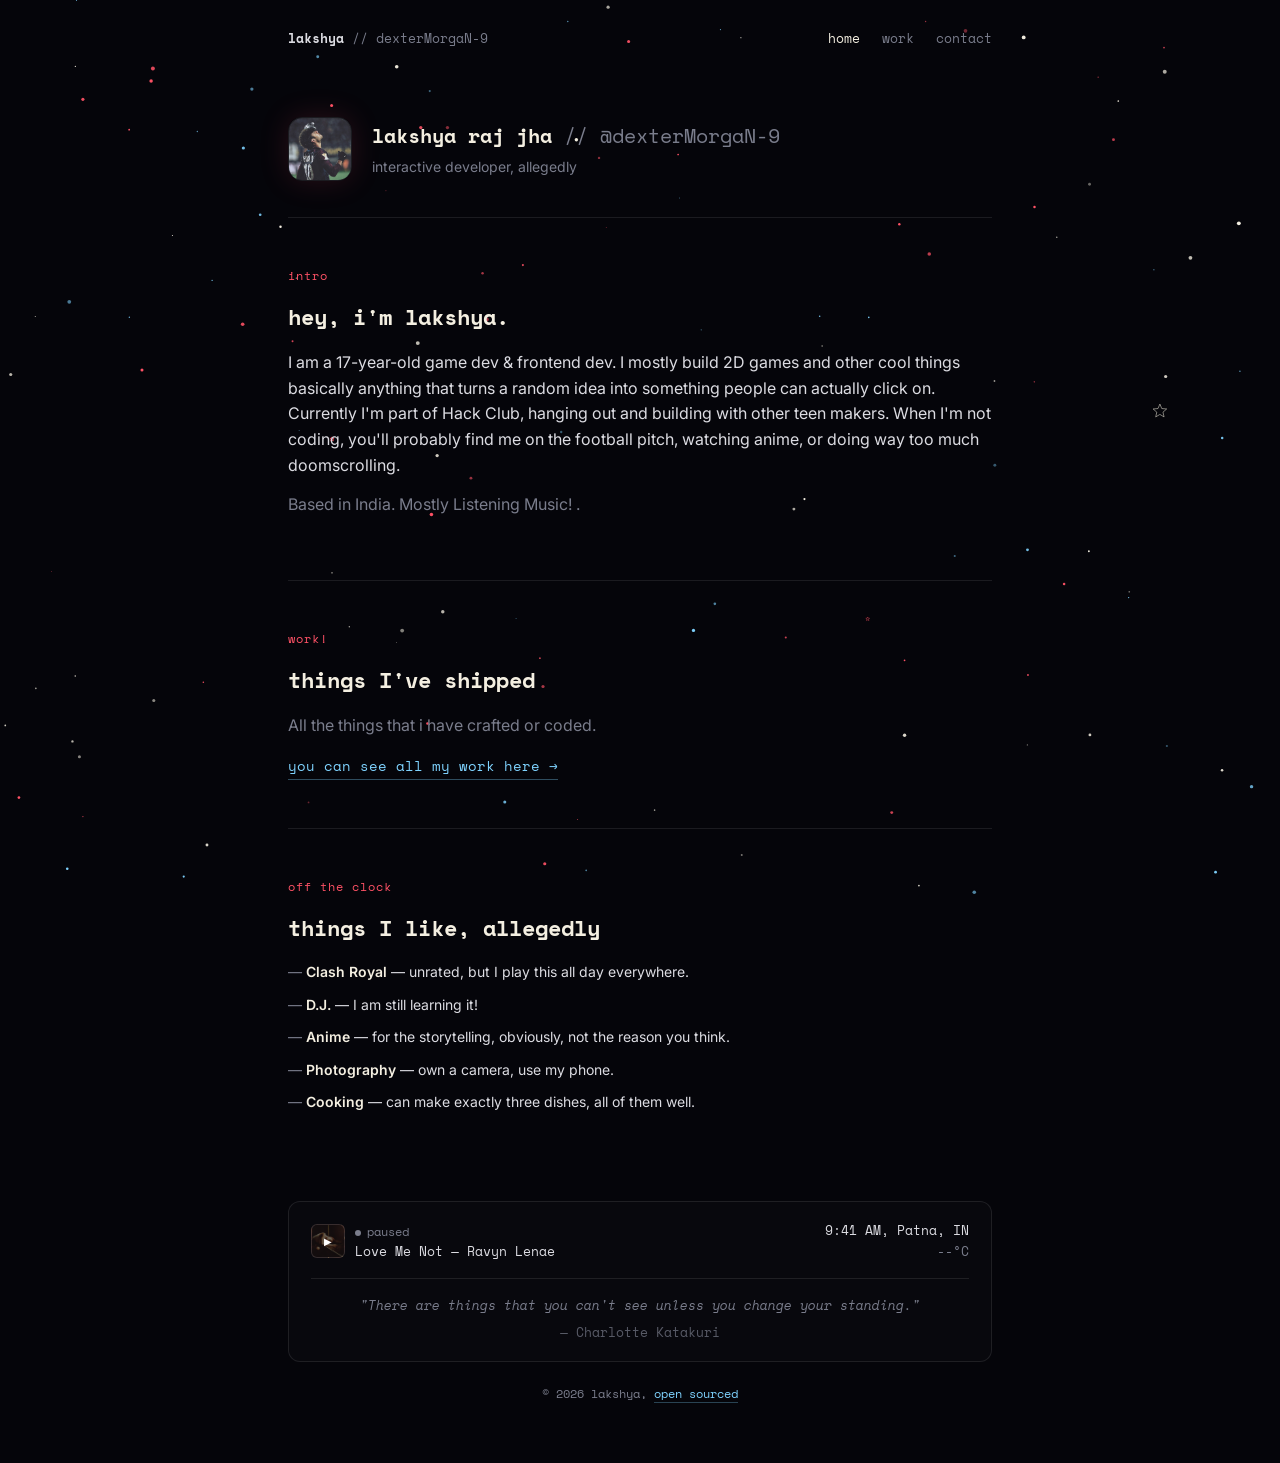
<file: index.html>
<!DOCTYPE html>
<html lang="en">
<head>
<meta charset="UTF-8">
<meta name='viewport' content="width=device-width, initial-scale=1.0">
<title>lakshya raj jha // dexterMorgaN-9</title>
<link rel="stylesheet" href="style.css">
</head>
<body>
<canvas id="stars"></canvas>
<div class="wrap">
  <nav class="nav">
    <div class="nav-brand"><b>lakshya</b> // dexterMorgaN-9</div>
    <div class="nav-links">
      <a href="index.html" class="active">home</a>
      <a href="work.html">work</a>
      <a href='contact.html'>contact</a>
    </div>
  </nav>

  <header class="hero">
    <div class="avatar"><img src="pfp.jpg" alt="pfp"></div>
    <div class="hero-text">
      <div class="name">lakshya raj jha <span class="handle">// @dexterMorgaN-9</span></div>
      <div class="tagline">interactive developer, allegedly</div>
    </div>
  </header>

  <section id="intro">
    <p class="eyebrow">intro</p>
    <h2>hey, i'm lakshya.</h2>
    <p>
      I am a 17-year-old game dev & frontend dev. I mostly build 2D games and other cool things basically anything that turns a random idea into something people can actually click on.
        Currently I'm part of Hack Club, hanging out and building with other teen makers.
    When I'm not coding, you'll probably find me on the football pitch, watching anime, or doing way too much doomscrolling.

    <p class="muted">Based in India. Mostly Listening Music! .</p>
  </section>

  <section id="work">
    <p class="eyebrow">work!</p>
    <h2>things I've shipped</h2>
    <p class="muted">All the things that i have crafted or coded.</p>
    <a class="cta-link" href="work.html">you can see all my work here →</a>
  </section>

  <section id="interests">
    <p class="eyebrow">off the clock</p>
    <h2>things I like, allegedly</h2>
    <ul class="interests">
      <li><b>Clash Royal</b> — unrated, but I play this all day everywhere.</li>
      <li><b>D.J.</b> — I am still learning it!</li>
      <li><b>Anime</b> — for the storytelling, obviously, not the reason you think.</li>
      <li><b>Photography</b> — own a camera, use my phone.</li>
      <li><b>Cooking</b> — can make exactly three dishes, all of them well.</li>
    </ul>
  </section>

  <footer>
    <div class="widget">
      <div class="widget-row">
        <button class="now-playing" id="play-toggle" type="button">
          <span class="art"></span>
          <span class="track">
            <span><span class="status-dot"></span><span id="play-status">paused</span></span>
            <b>Love Me Not — Ravyn Lenae</b>
          </span>
        </button>
        <audio id="song" src="love-me-not.mp3" preload="none"></audio>
        <div class="env">
          <div class="time"><span id="local-time">--:--</span>, Patna, IN</div>
          <div><span id="local-temp">--°C</span></div>
        </div>
      </div>
      <div class="widget-divider"></div>
      <div class="quote">
        "There are things that you can't see unless you change your standing."
        <cite>— Charlotte Katakuri</cite>
      </div>
    </div>
    <div class="copyright">
      © 2026 lakshya, <a href="https://github.com/dexterMorgaN-9/my-personal-site" target="_blank" rel="noopener">open sourced</a>
    </div>
  </footer>
</div>
<script src="site.js"></script>
</body>
</html>
</file>
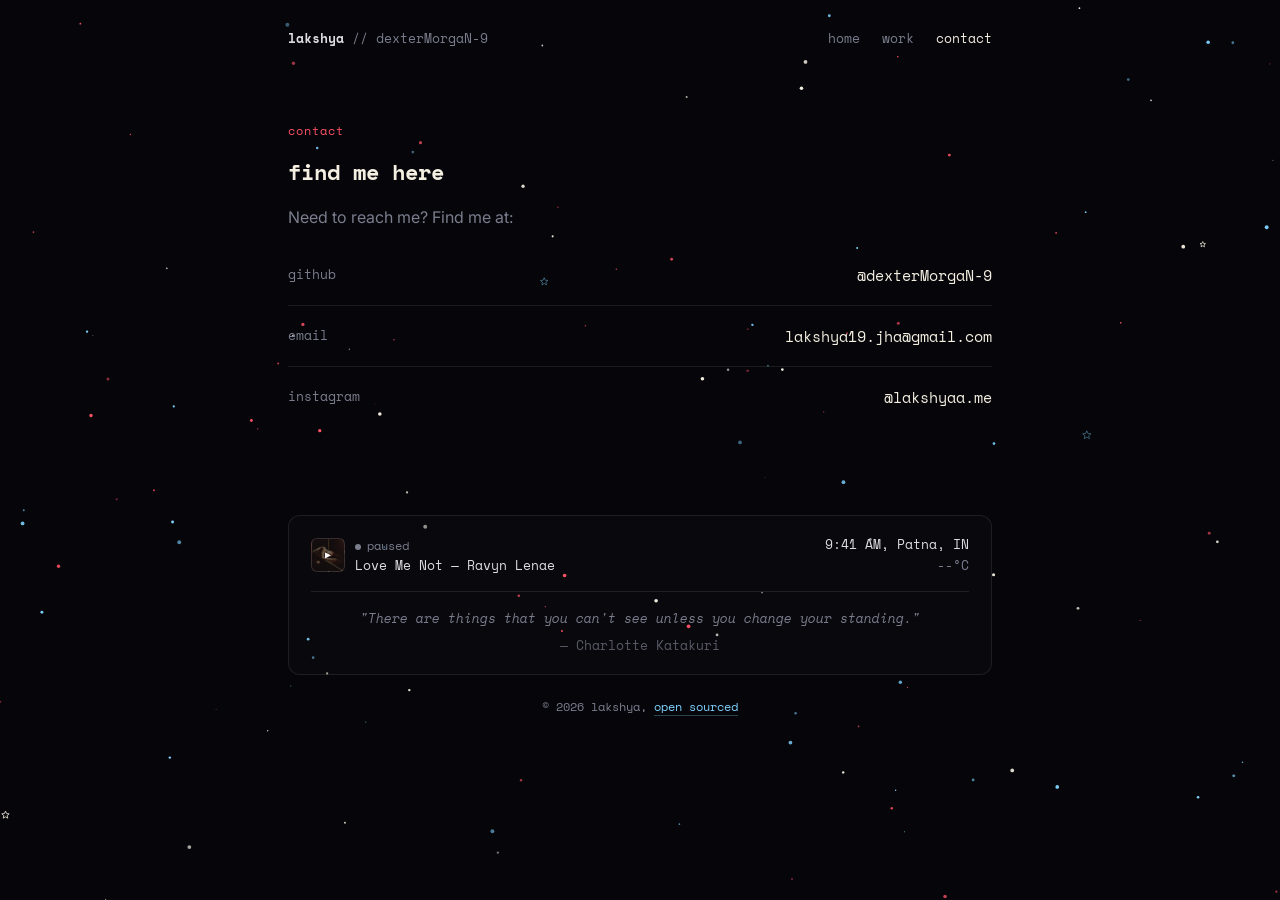
<file: contact.html>
<!DOCTYPE html>
<html lang="en">
<head>
<meta charset="UTF-8">
<meta name="viewport" content="width=device-width, initial-scale=1.0">
<title>contact — lakshya raj jha</title>
<link rel="stylesheet" href="style.css">
</head>
<body>
<canvas id="stars"></canvas>
<div class="wrap">
  <nav class="nav">
    <div class="nav-brand"><b>lakshya</b> // dexterMorgaN-9</div>
    <div class="nav-links">
      <a href="index.html">home</a>
      <a href="work.html">work</a>
      <a href="contact.html" class="active">contact</a>
    </div>
  </nav>
  <section id="contact" style="border-bottom:none; padding-top:44px;">
    <p class="eyebrow">contact</p>
    <h2>find me here</h2>
    <p class="muted">Need to reach me? Find me at:</p>
    <div class="contact-row">
      <span class="contact-label">github</span>
      <a class="contact-value" href="https://github.com/dexterMorgaN-9" target="_blank" rel="noopener">@dexterMorgaN-9</a>
    </div>
    <div class="contact-row">
      <span class="contact-label">email</span>
      <a class="contact-value" href="mailto:lakshya19.jha@gmail.com">lakshya19.jha@gmail.com</a>
    </div>
    <div class="contact-row">
      <span class="contact-label">instagram</span>
      <a class="contact-value" href="https://www.instagram.com/lakshyaa.me/" target="_blank" rel="noopener">@lakshyaa.me</a>
    </div>
  </section>

  <footer>
    <div class="widget">
      <div class="widget-row">
        <button class="now-playing" id="play-toggle" type="button">
          <span class="art"></span>
          <span class="track">
            <span><span class="status-dot"></span><span id="play-status">paused</span></span>
            <b>Love Me Not — Ravyn Lenae</b>
          </span>
        </button>
        <audio id="song" src="love-me-not.mp3" preload="none"></audio>
        <div class="env">
          <div class="time"><span id="local-time">--:--</span>, Patna, IN</div>
          <div><span id="local-temp">--°C</span></div>
        </div>
      </div>
      <div class="widget-divider"></div>
      <div class="quote">
        "There are things that you can't see unless you change your standing."
        <cite>— Charlotte Katakuri</cite>
      </div>
    </div>
    <div class="copyright">
      © 2026 lakshya, <a href="https://github.com/dexterMorgaN-9/personal-site" target="_blank" rel="noopener">open sourced</a>
    </div>
  </footer>

</div>
<script src="site.js"></script>
</body>
</html>
</file>
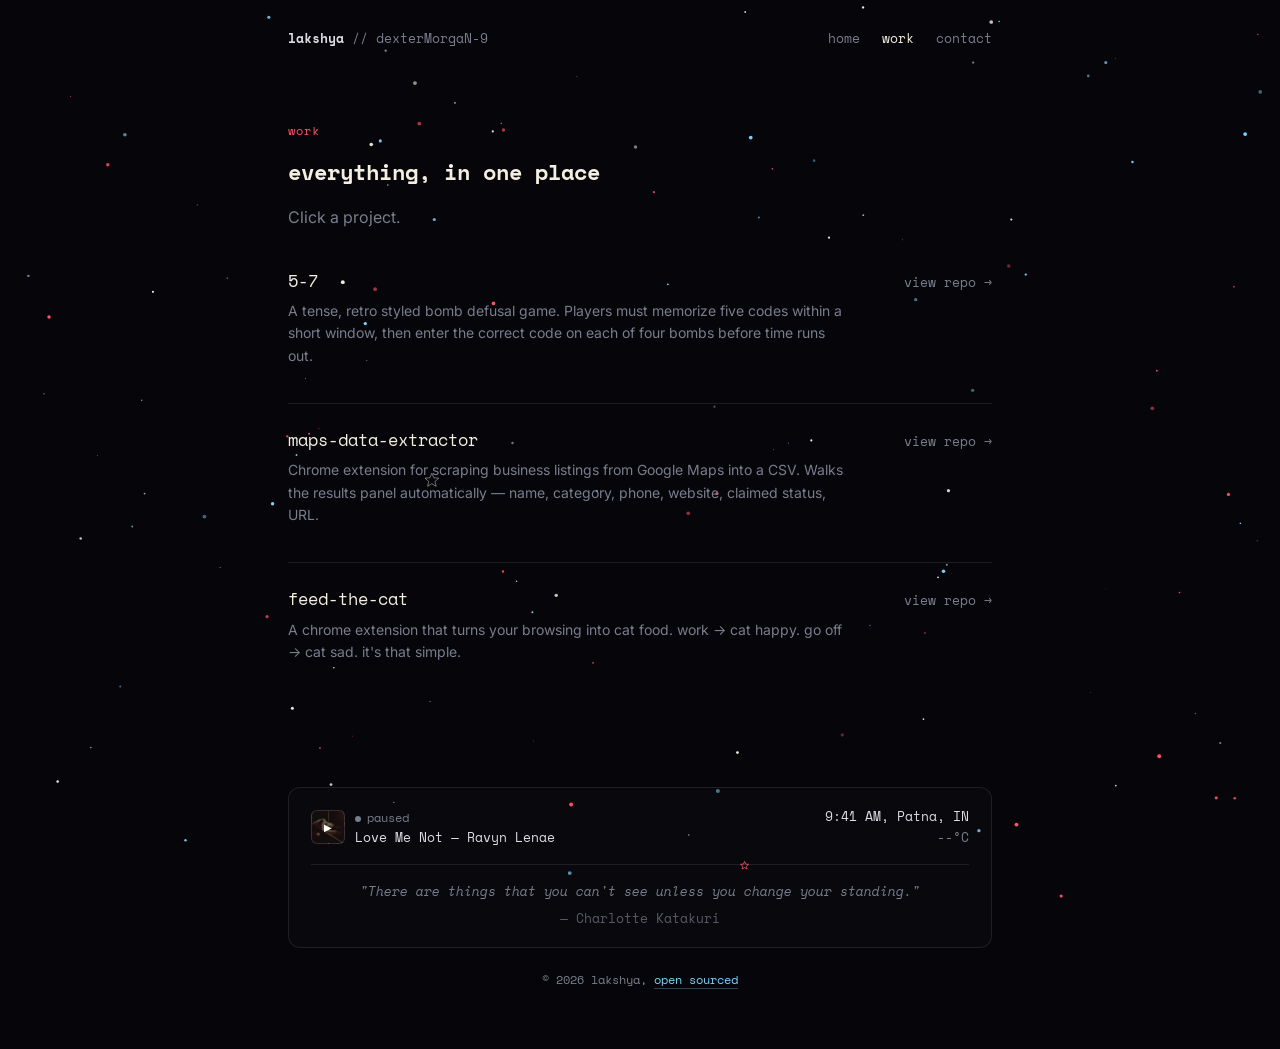
<file: work.html>
<!DOCTYPE html>
<html lang="en">
<head>
<meta charset='UTF-8'>
<meta name="viewport" content='width=device-width, initial-scale=1.0'>
<title>work — lakshya raj jha</title>
<link href="style.css" rel="stylesheet">
</head>
<body>
<canvas id="stars"></canvas>
<div class="wrap">
  <nav class="nav">
    <div class="nav-brand"><b>lakshya</b> // dexterMorgaN-9</div>
    <div class="nav-links">
      <a href="index.html">home</a>
      <a class="active" href="work.html">work</a>
      <a href="contact.html">contact</a>
    </div>
  </nav>

  <section style="border-bottom:none; padding-top:44px;" id="work-list">
    <p class="eyebrow">work</p>
    <h2>everything, in one place</h2>
    <p class="muted">Click a project.</p>

    <a class='project' href="https://github.com/dexterMorgaN-9/5-7" rel="noopener" target="_blank">
      <div class="project-head">
        <span class="project-name">5-7</span>
        <span class="project-arrow">view repo →</span>
      </div>
      <p class="project-desc">A tense, retro styled bomb defusal game. Players must memorize five codes within a short window, then enter the correct code on each of four bombs before time runs out.</p>
    </a>
    <a class="project" href='https://github.com/dexterMorgaN-9/maps-data-extractor' target="_blank" rel="noopener">
      <div class="project-head">
        <span class="project-name">maps-data-extractor</span>
        <span class="project-arrow">view repo →</span>
      </div>
      <p class="project-desc">Chrome extension for scraping business listings from Google Maps into a CSV. Walks the results panel automatically — name, category, phone, website, claimed status, URL.</p>
    </a>
    <a class="project" href="https://github.com/dexterMorgaN-9/feed-the-cat" target="_blank" rel="noopener">
      <div class="project-head">
        <span class="project-name">feed-the-cat</span>
        <span class="project-arrow">view repo →</span>
      </div>
      <p class="project-desc">A chrome extension that turns your browsing into cat food. work → cat happy. go off → cat sad. it's that simple.</p>
    </a>
  </section>

  <footer>
    <div class="widget">
      <div class="widget-row">
        <button id="play-toggle" class="now-playing" type="button">
          <span class="art"></span>
          <span class="track">
            <span><span class="status-dot"></span><span id="play-status">paused</span></span>
            <b>Love Me Not — Ravyn Lenae</b>
          </span>
        </button>
        <audio preload="none" id="song" src="love-me-not.mp3"></audio>
        <div class="env">
          <div class="time"><span id="local-time">--:--</span>, Patna, IN</div>
          <div><span id="local-temp">--°C</span></div>
        </div>
      </div>
      <div class="widget-divider"></div>
      <div class="quote">
        "There are things that you can't see unless you change your standing."
        <cite>— Charlotte Katakuri</cite>
      </div>
    </div>
    <div class="copyright">
      © 2026 lakshya, <a target="_blank" rel="noopener" href="https://github.com/dexterMorgaN-9/personal-site">open sourced</a>
    </div>
  </footer>
</div>
<script src="site.js"></script>
</body>
</html>
</file>
<file: style.css>
@import url('https://fonts.googleapis.com/css2?family=Space+Mono:wght@400;700&family=Inter:wght@400;500;600&display=swap');

:root{
  --bgClr: #05050a;
  --bg2: #0a0a12;
  --redAccent: #ff5266;
  --blueAccent: #7fd3ff;
  --creamClr: #f4efe1;
  --txtClr: #dcdce2;
  --mutedClr: #7a7d8c;
  --lineClr: rgba(255,255,255,0.09);
  --fontMono: 'Space Mono', ui-monospace, monospace;
  --fontSans: "Inter", -apple-system, sans-serif;
}

*{ box-sizing: border-box; }
html{ scroll-behavior: smooth; }

body{
  margin:0;
  background: var(--bgClr);
  color: var(--txtClr);
  font-family: var(--fontSans);
  line-height: 1.6;
  min-height: 100vh;
  position: relative;
  overflow-x: hidden;
}

#stars{
  position: fixed;
  inset: 0;
  z-index: -1;
  background: var(--bgClr);
}

a{ color: inherit; text-decoration: none; }

.wrap{
  max-width: 760px;
  margin: 0 auto;
  padding: 0 28px;
}

.nav{
  display:flex;
  justify-content: space-between;
  align-items:center;
  padding: 28px 0;
  font-family: var(--fontMono);
  font-size: 13px;
}
.nav-links{ display:flex; gap: 22px; }
.nav-links a{ color: var(--mutedClr); transition: color .2s ease; }
.nav-links a:hover, .nav-links a.active{ color: var(--creamClr); }
.nav-brand{ color: var(--mutedClr); }
.nav-brand b{ color: var(--txtClr); }

.hero{
  display:flex;
  gap: 20px;
  align-items:center;
  padding: 40px 0 36px;
  border-bottom: 1px solid var(--lineClr);
}
.avatar{
  width: 64px;
  height: 64px;
  flex: none;
  border-radius: 14px;
  overflow: hidden;
  border: 1px solid var(--lineClr);
  box-shadow: 0 0 30px rgba(255,82,102,0.15);
}
.avatar img{
  width: 100%;
  height: 100%;
  object-fit: cover;
  display: block;
}
.hero-text .name{
  font-family: var(--fontMono);
  font-weight: 700;
  font-size: 20px;
  color: var(--creamClr);
}
.hero-text .handle{
  color: var(--mutedClr);
  font-weight: 400;
}
.hero-text .tagline{
  margin-top: 4px;
  color: var(--mutedClr);
  font-size: 14px;
}

footer{
  padding: 40px 0 60px;
}
.widget{
  border: 1px solid var(--lineClr);
  border-radius: 12px;
  padding: 18px 22px;
  background: rgba(255,255,255,0.015);
  font-family: var(--fontMono);
  font-size: 13px;
}
.widget-row{
  display:flex;
  justify-content: space-between;
  align-items:center;
  gap: 12px;
  flex-wrap: wrap;
}
.now-playing{
  display:flex;
  align-items:center;
  gap: 10px;
  color: var(--mutedClr);
  cursor: pointer;
  background: none;
  border: none;
  padding: 0;
  font-family: var(--fontMono);
  text-align: left;
}
.now-playing .art{
  width: 34px;
  height: 34px;
  border-radius: 6px;
  background-image: url("cover.jpg");
  background-size: cover;
  background-position: center;
  flex: none;
  border: 1px solid var(--lineClr);
  position: relative;
  overflow: hidden;
}
.now-playing .art::after{
  content:"▶";
  position:absolute;
  inset:0;
  display:flex;
  align-items:center;
  justify-content:center;
  font-size: 10px;
  color: #fff;
  background: rgba(0,0,0,0.45);
  opacity: 1;
  transition: opacity .2s ease;
}
.now-playing.is-playing .art::after{
  content:"⏸";
  opacity: 0;
}
.now-playing.is-playing .art:hover::after{ opacity: 1; }
.now-playing .track b{ color: var(--txtClr); display:block; font-weight: 400; }
.now-playing .track span{ color: var(--mutedClr); font-size: 12px; }

.status-dot{
  width: 6px; height: 6px; border-radius: 50%;
  background: var(--mutedClr);
  display:inline-block;
  margin-right: 6px;
}
.now-playing.is-playing .status-dot{
  background: #4ade80;
  box-shadow: 0 0 6px #4ade80;
}
.env{
  text-align:right;
  color: var(--mutedClr);
}
.env .time{ color: var(--txtClr); }
.widget-divider{
  height: 1px;
  background: var(--lineClr);
  margin: 16px 0;
}
.quote{
  text-align:center;
  color: var(--mutedClr);
  font-size: 13px;
  font-style: italic;
}
.quote cite{
  display:block;
  margin-top: 6px;
  font-style: normal;
  color: var(--mutedClr);
  opacity: 0.7;
}
.copyright{
  text-align:center;
  margin-top: 22px;
  font-size: 12px;
  color: var(--mutedClr);
  font-family: var(--fontMono);
}
.copyright a{
  color: var(--blueAccent);
  border-bottom: 1px solid rgba(127,211,255,0.3);
}

section{
  padding: 48px 0;
  border-bottom: 1px solid var(--lineClr);
}
section:last-of-type{ border-bottom: none; }

.eyebrow{
  font-family: var(--fontMono);
  font-size: 12px;
  letter-spacing: 0.08em;
  color: var(--redAccent);
  text-transform: lowercase;
  margin: 0 0 14px;
}
h2{
  font-family: var(--fontMono);
  font-size: 22px;
  color: var(--creamClr);
  margin: 0 0 16px;
  font-weight: 700;
}
p{ color: var(--txtClr); margin: 0 0 14px; }
p.muted{ color: var(--mutedClr); }

.cta-link{
  display:inline-flex;
  align-items:center;
  gap: 8px;
  font-family: var(--fontMono);
  font-size: 14px;
  color: var(--blueAccent);
  border-bottom: 1px solid rgba(127,211,255,0.35);
  padding-bottom: 2px;
  transition: opacity .2s ease, gap .2s ease;
}
.cta-link:hover{ opacity: 0.75; gap: 12px; }

.interests{
  list-style:none;
  padding:0;
  margin:0;
  display:grid;
  gap: 10px;
}
.interests li{
  font-size: 14px;
  color: var(--txtClr);
  padding-left: 18px;
  position: relative;
}
.interests li::before{
  content:"—";
  position:absolute;
  left:0;
  color: var(--mutedClr);
}
.interests b{ color: var(--creamClr); font-weight: 600; }

.project{
  display:block;
  padding: 22px 0;
  border-bottom: 1px solid var(--lineClr);
}
.project:last-child{ border-bottom:none; }
.project-head{
  display:flex;
  justify-content:space-between;
  align-items: baseline;
  gap: 12px;
}
.project-name{
  font-family: var(--fontMono);
  font-size: 17px;
  color: var(--creamClr);
  transition: color .2s ease;
}
.project:hover .project-name{ color: var(--blueAccent); }
.project-arrow{
  font-family: var(--fontMono);
  color: var(--mutedClr);
  font-size: 13px;
  flex: none;
  transition: transform .2s ease;
}
.project:hover .project-arrow{ transform: translateX(4px); color: var(--blueAccent); }
.project-desc{
  color: var(--mutedClr);
  font-size: 14px;
  margin-top: 6px;
  max-width: 560px;
}

.contact-row{
  display:flex;
  align-items:center;
  justify-content:space-between;
  padding: 18px 0;
  border-bottom: 1px solid var(--lineClr);
}
.contact-row:last-child{ border-bottom:none; }
.contact-label{
  font-family: var(--fontMono);
  font-size: 13px;
  color: var(--mutedClr);
}
.contact-value{
  font-family: var(--fontMono);
  font-size: 15px;
  color: var(--creamClr);
}
.contact-value:hover{ color: var(--blueAccent); }

@media (max-width: 560px){
  .hero{ flex-direction:column; align-items:flex-start; }
  .widget-row{ flex-direction:column; align-items:flex-start; }
  .env{ text-align:left; }
}
</file>
